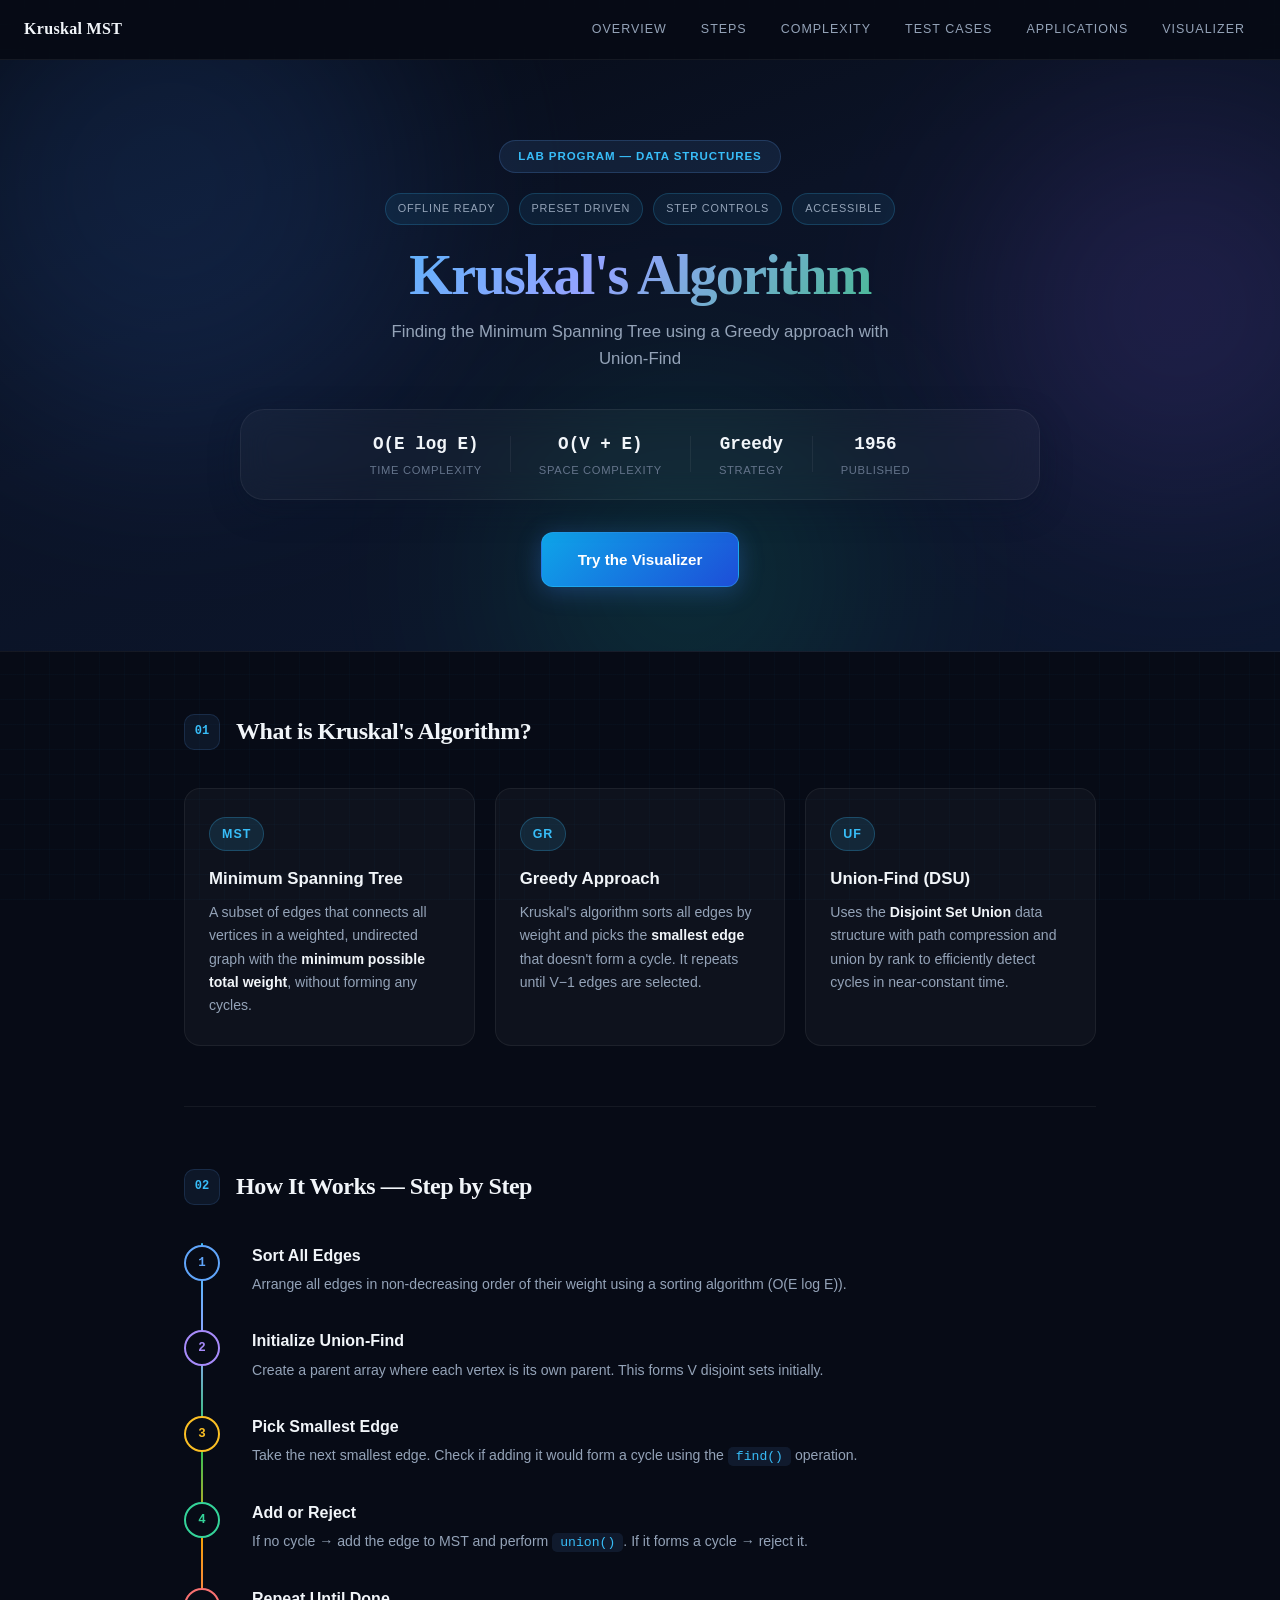
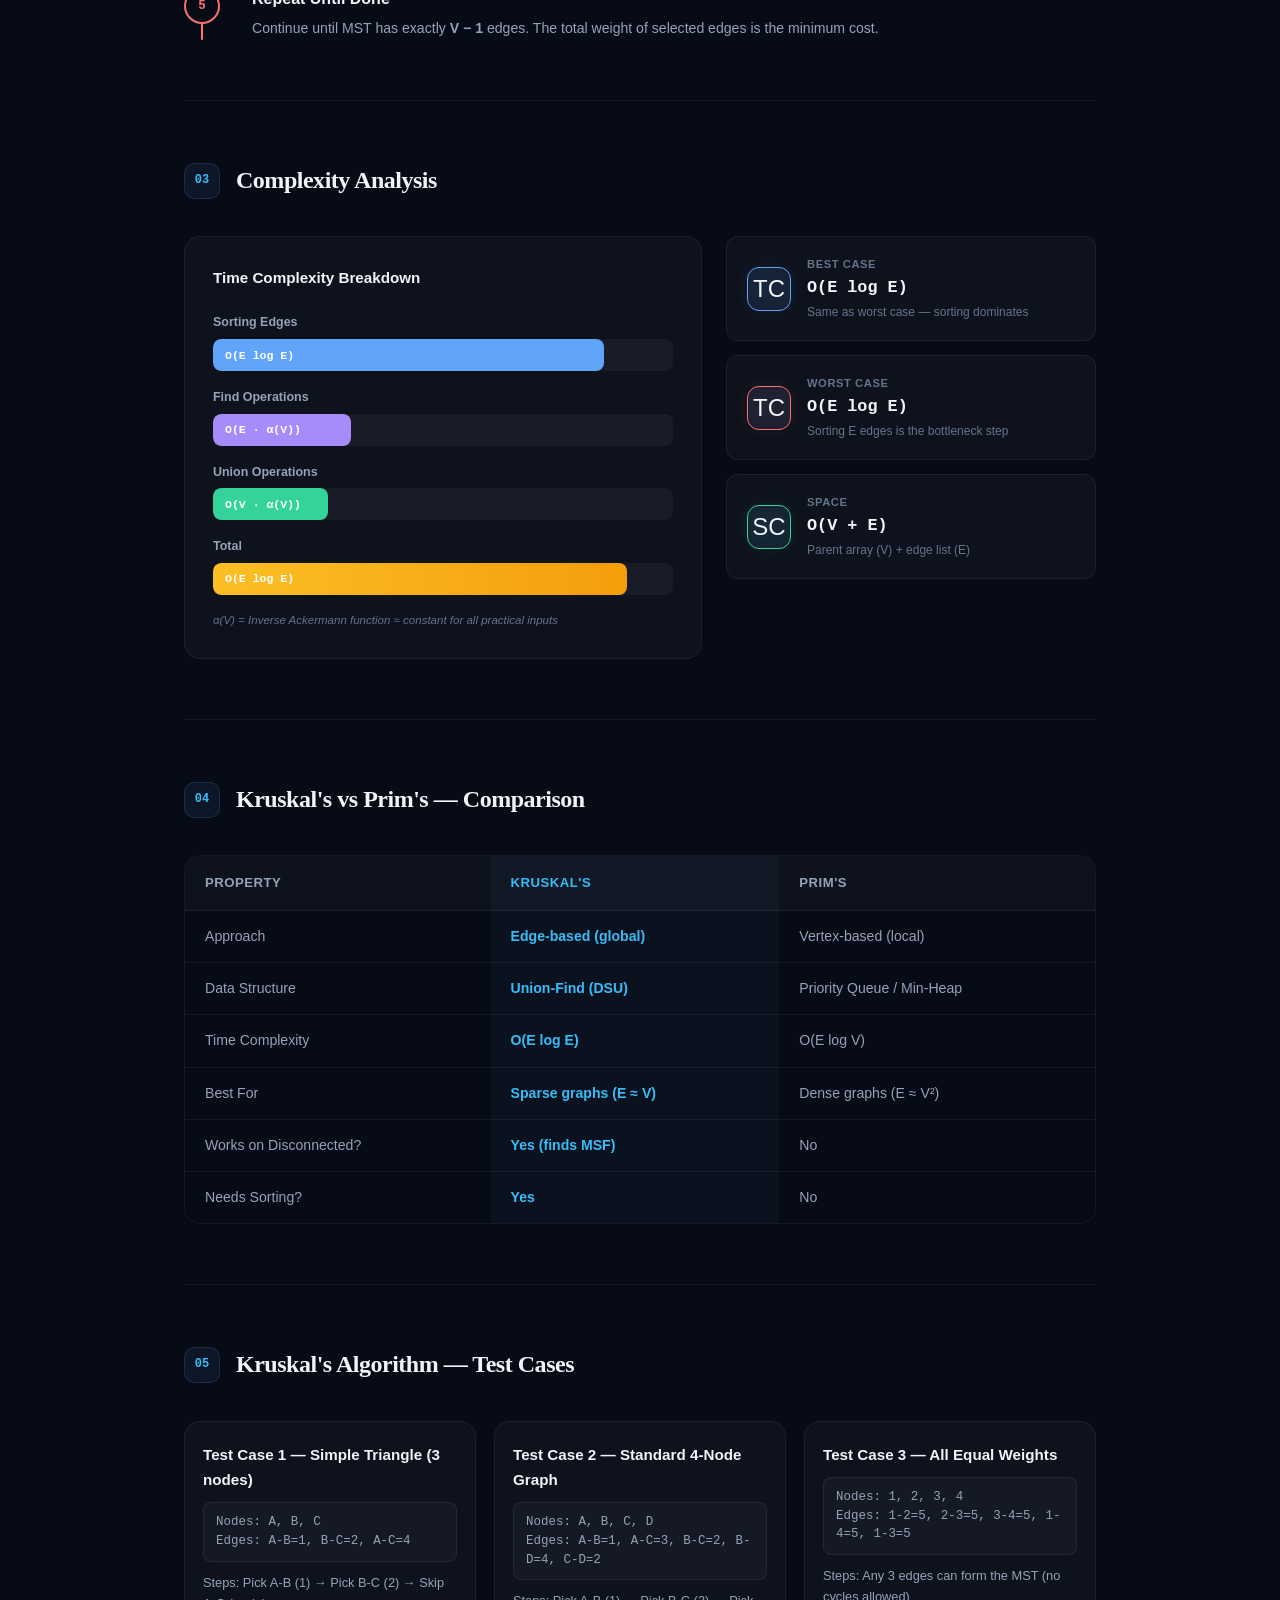
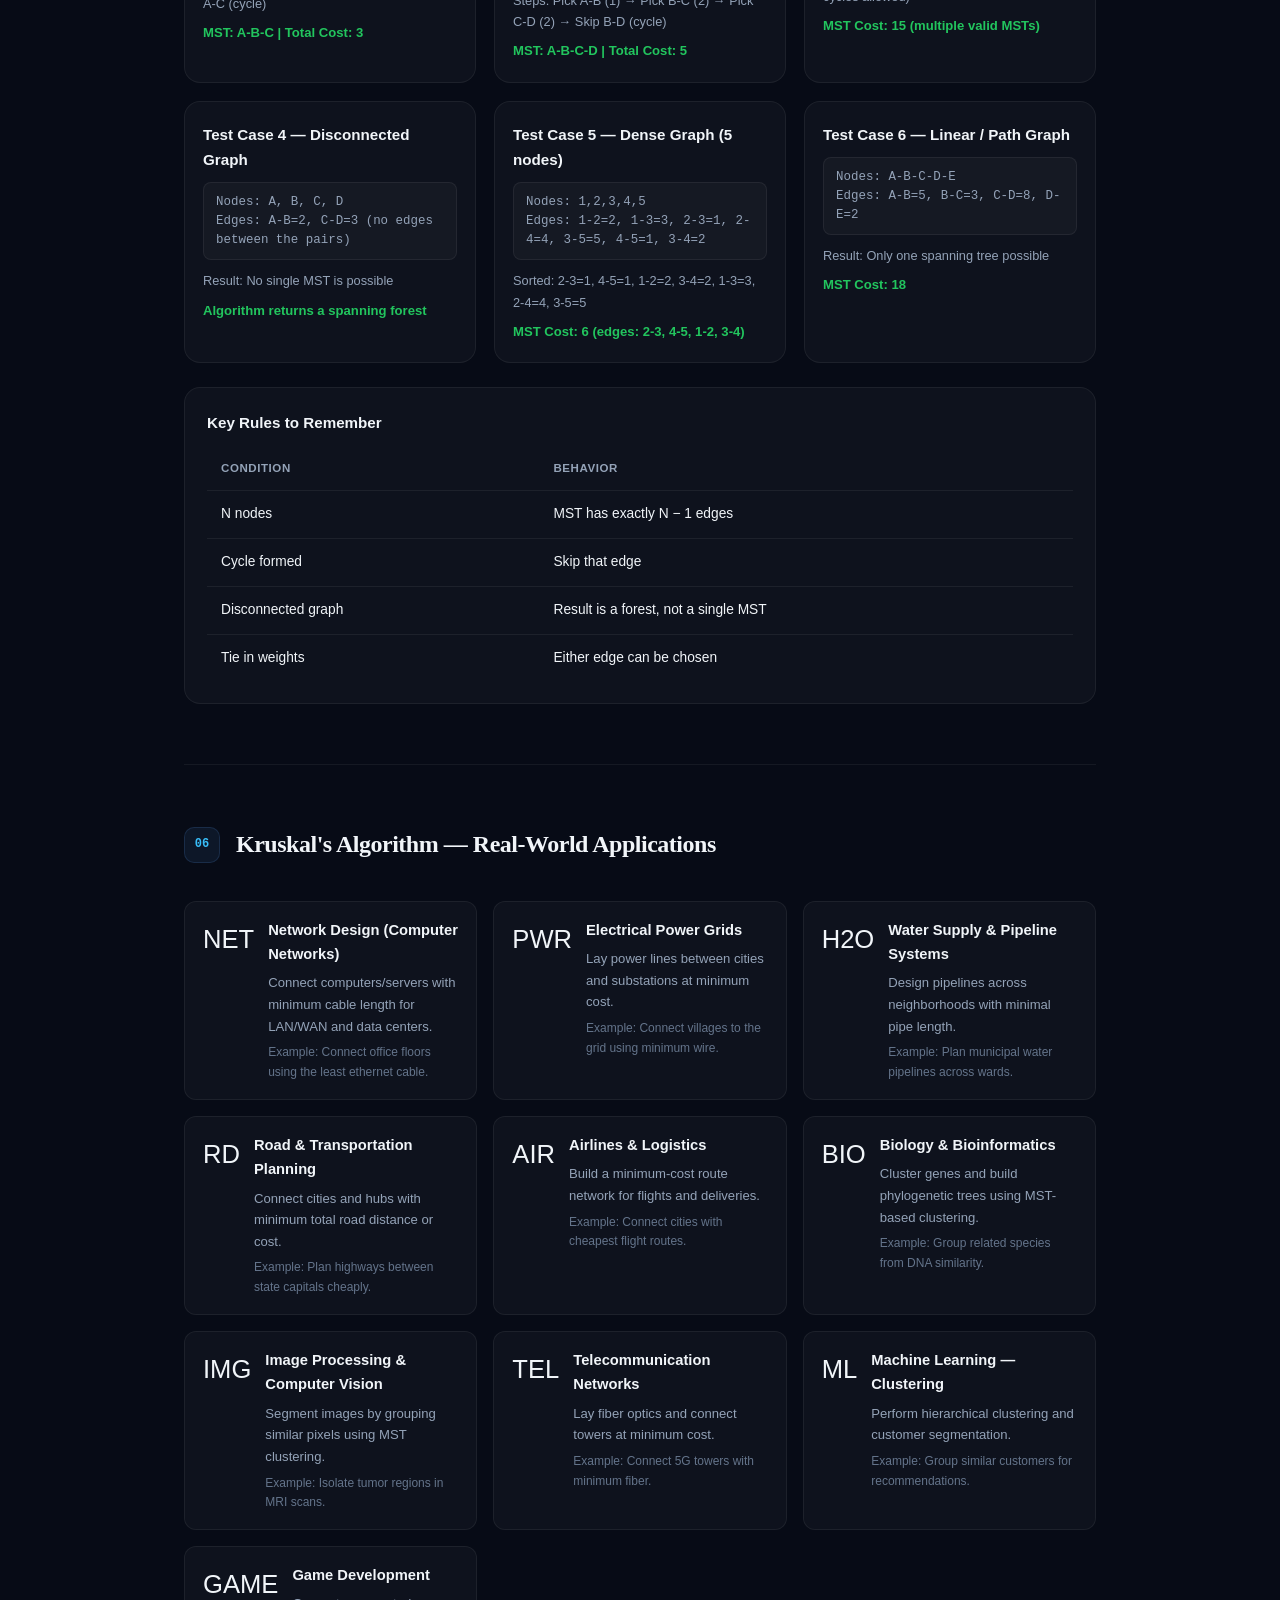
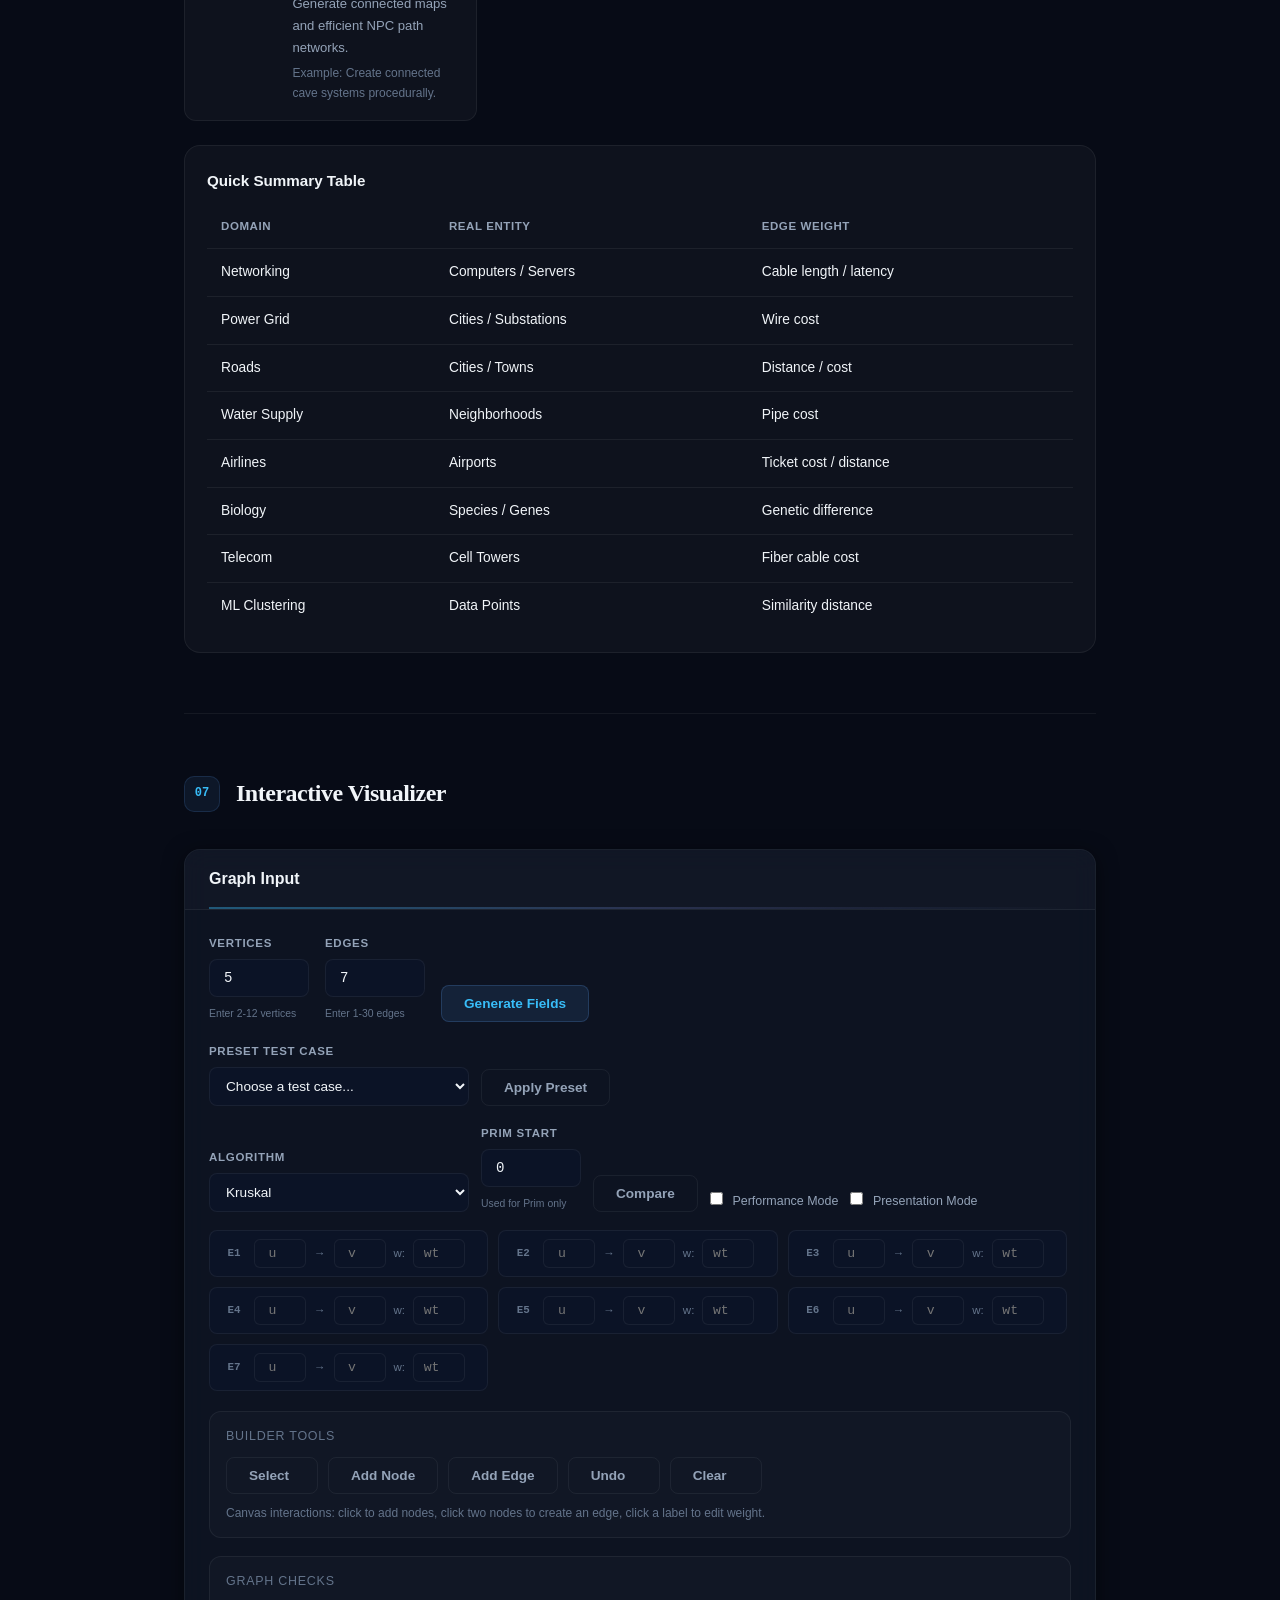
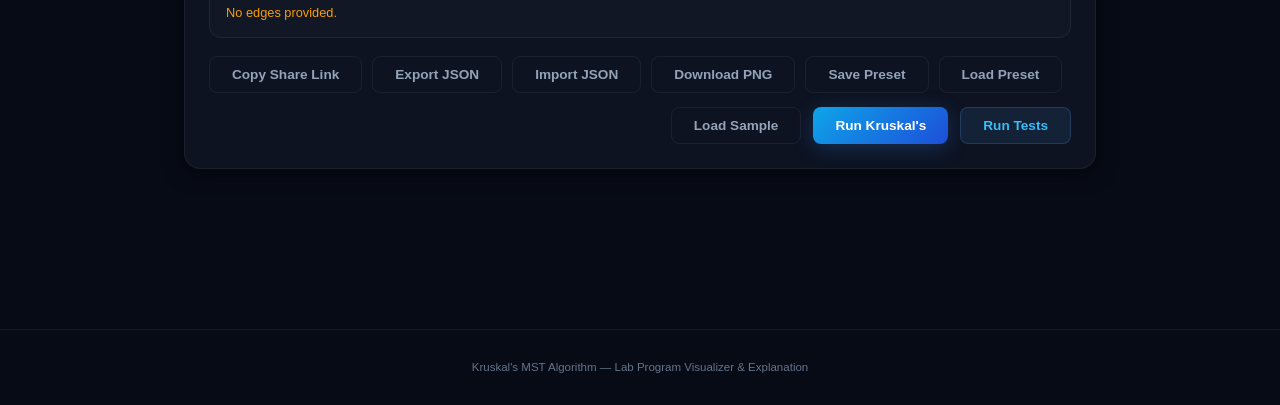
<file: index.html>
<!DOCTYPE html>
<html lang="en">
<head>
    <meta charset="UTF-8">
    <meta name="viewport" content="width=device-width, initial-scale=1.0">
    <title>Kruskal's Algorithm — MST Visualizer & Explained</title>
    <meta name="description" content="Learn Kruskal's Minimum Spanning Tree algorithm with interactive visualization, step-by-step explanation, complexity analysis, and real-world applications.">
    <link rel="stylesheet" href="style.css">
</head>
<body>
    <nav class="top-nav">
        <div class="nav-brand">Kruskal MST</div>
        <div class="nav-links">
            <a href="#what-is">Overview</a>
            <a href="#how-it-works">Steps</a>
            <a href="#complexity">Complexity</a>
            <a href="#test-cases">Test Cases</a>
            <a href="#applications">Applications</a>
            <a href="#visualizer">Visualizer</a>
        </div>
    </nav>
    <!-- Hero Header -->
    <header id="hero">
        <div class="hero-bg-shapes">
            <div class="shape shape-1"></div>
            <div class="shape shape-2"></div>
            <div class="shape shape-3"></div>
        </div>
        <div class="hero-content">
            <div class="hero-badge">Lab Program — Data Structures</div>
            <div class="hero-pills">
                <span class="hero-pill">Offline Ready</span>
                <span class="hero-pill">Preset Driven</span>
                <span class="hero-pill">Step Controls</span>
                <span class="hero-pill">Accessible</span>
            </div>
            <h1>Kruskal's Algorithm</h1>
            <p class="hero-subtitle">Finding the Minimum Spanning Tree using a Greedy approach with Union-Find</p>
            <div class="hero-stats">
                <div class="hero-stat">
                    <span class="stat-value">O(E log E)</span>
                    <span class="stat-label">Time Complexity</span>
                </div>
                <div class="hero-stat-divider"></div>
                <div class="hero-stat">
                    <span class="stat-value">O(V + E)</span>
                    <span class="stat-label">Space Complexity</span>
                </div>
                <div class="hero-stat-divider"></div>
                <div class="hero-stat">
                    <span class="stat-value">Greedy</span>
                    <span class="stat-label">Strategy</span>
                </div>
                <div class="hero-stat-divider"></div>
                <div class="hero-stat">
                    <span class="stat-value">1956</span>
                    <span class="stat-label">Published</span>
                </div>
            </div>
            <a href="#visualizer" class="hero-cta">Try the Visualizer</a>
        </div>
    </header>

    <main id="app-main">

        <!-- SECTION: What is Kruskal's Algorithm -->
        <section id="what-is" class="section">
            <div class="section-header">
                <span class="section-number">01</span>
                <h2>What is Kruskal's Algorithm?</h2>
            </div>
            <div class="explanation-grid">
                <div class="explanation-card">
                    <div class="card-icon">MST</div>
                    <h3>Minimum Spanning Tree</h3>
                    <p>A subset of edges that connects all vertices in a weighted, undirected graph with the <strong>minimum possible total weight</strong>, without forming any cycles.</p>
                </div>
                <div class="explanation-card">
                    <div class="card-icon">GR</div>
                    <h3>Greedy Approach</h3>
                    <p>Kruskal's algorithm sorts all edges by weight and picks the <strong>smallest edge</strong> that doesn't form a cycle. It repeats until V−1 edges are selected.</p>
                </div>
                <div class="explanation-card">
                    <div class="card-icon">UF</div>
                    <h3>Union-Find (DSU)</h3>
                    <p>Uses the <strong>Disjoint Set Union</strong> data structure with path compression and union by rank to efficiently detect cycles in near-constant time.</p>
                </div>
            </div>
        </section>

        <!-- SECTION: How It Works (Steps) -->
        <section id="how-it-works" class="section">
            <div class="section-header">
                <span class="section-number">02</span>
                <h2>How It Works — Step by Step</h2>
            </div>
            <div class="steps-timeline">
                <div class="timeline-step">
                    <div class="timeline-dot" style="--dot-color: #60a5fa;">1</div>
                    <div class="timeline-content">
                        <h4>Sort All Edges</h4>
                        <p>Arrange all edges in non-decreasing order of their weight using a sorting algorithm (O(E log E)).</p>
                    </div>
                </div>
                <div class="timeline-step">
                    <div class="timeline-dot" style="--dot-color: #a78bfa;">2</div>
                    <div class="timeline-content">
                        <h4>Initialize Union-Find</h4>
                        <p>Create a parent array where each vertex is its own parent. This forms V disjoint sets initially.</p>
                    </div>
                </div>
                <div class="timeline-step">
                    <div class="timeline-dot" style="--dot-color: #fbbf24;">3</div>
                    <div class="timeline-content">
                        <h4>Pick Smallest Edge</h4>
                        <p>Take the next smallest edge. Check if adding it would form a cycle using the <code>find()</code> operation.</p>
                    </div>
                </div>
                <div class="timeline-step">
                    <div class="timeline-dot" style="--dot-color: #34d399;">4</div>
                    <div class="timeline-content">
                        <h4>Add or Reject</h4>
                        <p>If no cycle → add the edge to MST and perform <code>union()</code>. If it forms a cycle → reject it.</p>
                    </div>
                </div>
                <div class="timeline-step">
                    <div class="timeline-dot" style="--dot-color: #f87171;">5</div>
                    <div class="timeline-content">
                        <h4>Repeat Until Done</h4>
                        <p>Continue until MST has exactly <strong>V − 1</strong> edges. The total weight of selected edges is the minimum cost.</p>
                    </div>
                </div>
            </div>
        </section>

        <!-- SECTION: Complexity Analysis with Bar Chart -->
        <section id="complexity" class="section">
            <div class="section-header">
                <span class="section-number">03</span>
                <h2>Complexity Analysis</h2>
            </div>
            <div class="complexity-layout">
                <div class="complexity-chart-container">
                    <h3>Time Complexity Breakdown</h3>
                    <div class="bar-chart" id="bar-chart">
                        <div class="bar-item">
                            <div class="bar-label">Sorting Edges</div>
                            <div class="bar-track">
                                <div class="bar-fill" data-width="85" style="--bar-color: #60a5fa;">O(E log E)</div>
                            </div>
                        </div>
                        <div class="bar-item">
                            <div class="bar-label">Find Operations</div>
                            <div class="bar-track">
                                <div class="bar-fill" data-width="30" style="--bar-color: #a78bfa;">O(E · α(V))</div>
                            </div>
                        </div>
                        <div class="bar-item">
                            <div class="bar-label">Union Operations</div>
                            <div class="bar-track">
                                <div class="bar-fill" data-width="25" style="--bar-color: #34d399;">O(V · α(V))</div>
                            </div>
                        </div>
                        <div class="bar-item">
                            <div class="bar-label">Total</div>
                            <div class="bar-track">
                                <div class="bar-fill bar-total" data-width="90" style="--bar-color: #fbbf24;">O(E log E)</div>
                            </div>
                        </div>
                    </div>
                    <p class="chart-note">α(V) = Inverse Ackermann function ≈ constant for all practical inputs</p>
                </div>

                <div class="complexity-cards">
                    <div class="stat-card">
                        <div class="stat-card-icon" style="--card-accent: #60a5fa;">TC</div>
                        <div class="stat-card-body">
                            <div class="stat-card-title">Best Case</div>
                            <div class="stat-card-value">O(E log E)</div>
                            <div class="stat-card-desc">Same as worst case — sorting dominates</div>
                        </div>
                    </div>
                    <div class="stat-card">
                        <div class="stat-card-icon" style="--card-accent: #f87171;">TC</div>
                        <div class="stat-card-body">
                            <div class="stat-card-title">Worst Case</div>
                            <div class="stat-card-value">O(E log E)</div>
                            <div class="stat-card-desc">Sorting E edges is the bottleneck step</div>
                        </div>
                    </div>
                    <div class="stat-card">
                        <div class="stat-card-icon" style="--card-accent: #34d399;">SC</div>
                        <div class="stat-card-body">
                            <div class="stat-card-title">Space</div>
                            <div class="stat-card-value">O(V + E)</div>
                            <div class="stat-card-desc">Parent array (V) + edge list (E)</div>
                        </div>
                    </div>
                </div>
            </div>
        </section>

        <!-- SECTION: Comparison Chart -->
        <section id="comparison" class="section">
            <div class="section-header">
                <span class="section-number">04</span>
                <h2>Kruskal's vs Prim's — Comparison</h2>
            </div>
            <div class="comparison-table-wrapper">
                <table class="comparison-table">
                    <thead>
                        <tr>
                            <th>Property</th>
                            <th class="highlight-col">Kruskal's</th>
                            <th>Prim's</th>
                        </tr>
                    </thead>
                    <tbody>
                        <tr>
                            <td>Approach</td>
                            <td class="highlight-col">Edge-based (global)</td>
                            <td>Vertex-based (local)</td>
                        </tr>
                        <tr>
                            <td>Data Structure</td>
                            <td class="highlight-col">Union-Find (DSU)</td>
                            <td>Priority Queue / Min-Heap</td>
                        </tr>
                        <tr>
                            <td>Time Complexity</td>
                            <td class="highlight-col">O(E log E)</td>
                            <td>O(E log V)</td>
                        </tr>
                        <tr>
                            <td>Best For</td>
                            <td class="highlight-col">Sparse graphs (E ≈ V)</td>
                            <td>Dense graphs (E ≈ V²)</td>
                        </tr>
                        <tr>
                            <td>Works on Disconnected?</td>
                            <td class="highlight-col">Yes (finds MSF)</td>
                            <td>No</td>
                        </tr>
                        <tr>
                            <td>Needs Sorting?</td>
                            <td class="highlight-col">Yes</td>
                            <td>No</td>
                        </tr>
                    </tbody>
                </table>
            </div>
        </section>

        <!-- SECTION: Test Cases -->
        <section id="test-cases" class="section">
            <div class="section-header">
                <span class="section-number">05</span>
                <h2>Kruskal's Algorithm — Test Cases</h2>
            </div>

            <div class="testcases-grid">
                <div class="testcase-card">
                    <div class="testcase-title">Test Case 1 — Simple Triangle (3 nodes)</div>
                    <div class="testcase-block">Nodes: A, B, C<br>Edges: A-B=1, B-C=2, A-C=4</div>
                    <div class="testcase-steps">Steps: Pick A-B (1) → Pick B-C (2) → Skip A-C (cycle)</div>
                    <div class="testcase-result">MST: A-B-C | Total Cost: 3</div>
                </div>
                <div class="testcase-card">
                    <div class="testcase-title">Test Case 2 — Standard 4-Node Graph</div>
                    <div class="testcase-block">Nodes: A, B, C, D<br>Edges: A-B=1, A-C=3, B-C=2, B-D=4, C-D=2</div>
                    <div class="testcase-steps">Steps: Pick A-B (1) → Pick B-C (2) → Pick C-D (2) → Skip B-D (cycle)</div>
                    <div class="testcase-result">MST: A-B-C-D | Total Cost: 5</div>
                </div>
                <div class="testcase-card">
                    <div class="testcase-title">Test Case 3 — All Equal Weights</div>
                    <div class="testcase-block">Nodes: 1, 2, 3, 4<br>Edges: 1-2=5, 2-3=5, 3-4=5, 1-4=5, 1-3=5</div>
                    <div class="testcase-steps">Steps: Any 3 edges can form the MST (no cycles allowed)</div>
                    <div class="testcase-result">MST Cost: 15 (multiple valid MSTs)</div>
                </div>
                <div class="testcase-card">
                    <div class="testcase-title">Test Case 4 — Disconnected Graph</div>
                    <div class="testcase-block">Nodes: A, B, C, D<br>Edges: A-B=2, C-D=3 (no edges between the pairs)</div>
                    <div class="testcase-steps">Result: No single MST is possible</div>
                    <div class="testcase-result">Algorithm returns a spanning forest</div>
                </div>
                <div class="testcase-card">
                    <div class="testcase-title">Test Case 5 — Dense Graph (5 nodes)</div>
                    <div class="testcase-block">Nodes: 1,2,3,4,5<br>Edges: 1-2=2, 1-3=3, 2-3=1, 2-4=4, 3-5=5, 4-5=1, 3-4=2</div>
                    <div class="testcase-steps">Sorted: 2-3=1, 4-5=1, 1-2=2, 3-4=2, 1-3=3, 2-4=4, 3-5=5</div>
                    <div class="testcase-result">MST Cost: 6 (edges: 2-3, 4-5, 1-2, 3-4)</div>
                </div>
                <div class="testcase-card">
                    <div class="testcase-title">Test Case 6 — Linear / Path Graph</div>
                    <div class="testcase-block">Nodes: A-B-C-D-E<br>Edges: A-B=5, B-C=3, C-D=8, D-E=2</div>
                    <div class="testcase-steps">Result: Only one spanning tree possible</div>
                    <div class="testcase-result">MST Cost: 18</div>
                </div>
            </div>

            <div class="rules-card">
                <h3>Key Rules to Remember</h3>
                <table class="rules-table">
                    <thead>
                        <tr>
                            <th>Condition</th>
                            <th>Behavior</th>
                        </tr>
                    </thead>
                    <tbody>
                        <tr>
                            <td>N nodes</td>
                            <td>MST has exactly N − 1 edges</td>
                        </tr>
                        <tr>
                            <td>Cycle formed</td>
                            <td>Skip that edge</td>
                        </tr>
                        <tr>
                            <td>Disconnected graph</td>
                            <td>Result is a forest, not a single MST</td>
                        </tr>
                        <tr>
                            <td>Tie in weights</td>
                            <td>Either edge can be chosen</td>
                        </tr>
                    </tbody>
                </table>
            </div>
        </section>

        <!-- SECTION: Real-World Applications -->
        <section id="applications" class="section">
            <div class="section-header">
                <span class="section-number">06</span>
                <h2>Kruskal's Algorithm — Real-World Applications</h2>
            </div>

            <div class="apps-list">
                <div class="app-item">
                    <div class="app-icon">NET</div>
                    <div class="app-body">
                        <h4>Network Design (Computer Networks)</h4>
                        <p>Connect computers/servers with minimum cable length for LAN/WAN and data centers.</p>
                        <div class="app-meta">Example: Connect office floors using the least ethernet cable.</div>
                    </div>
                </div>
                <div class="app-item">
                    <div class="app-icon">PWR</div>
                    <div class="app-body">
                        <h4>Electrical Power Grids</h4>
                        <p>Lay power lines between cities and substations at minimum cost.</p>
                        <div class="app-meta">Example: Connect villages to the grid using minimum wire.</div>
                    </div>
                </div>
                <div class="app-item">
                    <div class="app-icon">H2O</div>
                    <div class="app-body">
                        <h4>Water Supply & Pipeline Systems</h4>
                        <p>Design pipelines across neighborhoods with minimal pipe length.</p>
                        <div class="app-meta">Example: Plan municipal water pipelines across wards.</div>
                    </div>
                </div>
                <div class="app-item">
                    <div class="app-icon">RD</div>
                    <div class="app-body">
                        <h4>Road & Transportation Planning</h4>
                        <p>Connect cities and hubs with minimum total road distance or cost.</p>
                        <div class="app-meta">Example: Plan highways between state capitals cheaply.</div>
                    </div>
                </div>
                <div class="app-item">
                    <div class="app-icon">AIR</div>
                    <div class="app-body">
                        <h4>Airlines & Logistics</h4>
                        <p>Build a minimum-cost route network for flights and deliveries.</p>
                        <div class="app-meta">Example: Connect cities with cheapest flight routes.</div>
                    </div>
                </div>
                <div class="app-item">
                    <div class="app-icon">BIO</div>
                    <div class="app-body">
                        <h4>Biology & Bioinformatics</h4>
                        <p>Cluster genes and build phylogenetic trees using MST-based clustering.</p>
                        <div class="app-meta">Example: Group related species from DNA similarity.</div>
                    </div>
                </div>
                <div class="app-item">
                    <div class="app-icon">IMG</div>
                    <div class="app-body">
                        <h4>Image Processing & Computer Vision</h4>
                        <p>Segment images by grouping similar pixels using MST clustering.</p>
                        <div class="app-meta">Example: Isolate tumor regions in MRI scans.</div>
                    </div>
                </div>
                <div class="app-item">
                    <div class="app-icon">TEL</div>
                    <div class="app-body">
                        <h4>Telecommunication Networks</h4>
                        <p>Lay fiber optics and connect towers at minimum cost.</p>
                        <div class="app-meta">Example: Connect 5G towers with minimum fiber.</div>
                    </div>
                </div>
                <div class="app-item">
                    <div class="app-icon">ML</div>
                    <div class="app-body">
                        <h4>Machine Learning — Clustering</h4>
                        <p>Perform hierarchical clustering and customer segmentation.</p>
                        <div class="app-meta">Example: Group similar customers for recommendations.</div>
                    </div>
                </div>
                <div class="app-item">
                    <div class="app-icon">GAME</div>
                    <div class="app-body">
                        <h4>Game Development</h4>
                        <p>Generate connected maps and efficient NPC path networks.</p>
                        <div class="app-meta">Example: Create connected cave systems procedurally.</div>
                    </div>
                </div>
            </div>

            <div class="apps-summary">
                <h3>Quick Summary Table</h3>
                <table class="apps-summary-table">
                    <thead>
                        <tr>
                            <th>Domain</th>
                            <th>Real Entity</th>
                            <th>Edge Weight</th>
                        </tr>
                    </thead>
                    <tbody>
                        <tr>
                            <td>Networking</td>
                            <td>Computers / Servers</td>
                            <td>Cable length / latency</td>
                        </tr>
                        <tr>
                            <td>Power Grid</td>
                            <td>Cities / Substations</td>
                            <td>Wire cost</td>
                        </tr>
                        <tr>
                            <td>Roads</td>
                            <td>Cities / Towns</td>
                            <td>Distance / cost</td>
                        </tr>
                        <tr>
                            <td>Water Supply</td>
                            <td>Neighborhoods</td>
                            <td>Pipe cost</td>
                        </tr>
                        <tr>
                            <td>Airlines</td>
                            <td>Airports</td>
                            <td>Ticket cost / distance</td>
                        </tr>
                        <tr>
                            <td>Biology</td>
                            <td>Species / Genes</td>
                            <td>Genetic difference</td>
                        </tr>
                        <tr>
                            <td>Telecom</td>
                            <td>Cell Towers</td>
                            <td>Fiber cable cost</td>
                        </tr>
                        <tr>
                            <td>ML Clustering</td>
                            <td>Data Points</td>
                            <td>Similarity distance</td>
                        </tr>
                    </tbody>
                </table>
            </div>
        </section>

        <!-- SECTION: Interactive Visualizer -->
        <section id="visualizer" class="section">
            <div class="section-header">
                <span class="section-number">07</span>
                <h2>Interactive Visualizer</h2>
            </div>

            <!-- Input Panel -->
            <div class="panel" id="input-panel">
                <div class="panel-header">
                    <h3>Graph Input</h3>
                </div>
                <div class="panel-body">
                    <div class="input-row">
                        <div class="input-group">
                            <label for="vertices">Vertices</label>
                            <input type="number" id="vertices" min="2" max="12" value="5" aria-label="Number of vertices in the graph" aria-describedby="vertices-desc">
                            <small id="vertices-desc">Enter 2-12 vertices</small>
                        </div>
                        <div class="input-group">
                            <label for="num-edges">Edges</label>
                            <input type="number" id="num-edges" min="1" max="30" value="7" aria-label="Number of edges in the graph" aria-describedby="edges-desc">
                            <small id="edges-desc">Enter 1-30 edges</small>
                        </div>
                        <button id="btn-generate-fields" class="btn btn-secondary" onclick="generateEdgeInputs()" aria-label="Generate input fields for edges">Generate Fields</button>
                    </div>

                    <div class="preset-row">
                        <div class="input-group preset-group">
                            <label for="preset-select">Preset Test Case</label>
                            <select id="preset-select" aria-label="Select a preset test case">
                                <option value="">Choose a test case...</option>
                                <option value="triangle">Test 1: Simple Triangle (3 nodes)</option>
                                <option value="standard4">Test 2: Standard 4-Node Graph</option>
                                <option value="equalWeights">Test 3: All Equal Weights</option>
                                <option value="disconnected">Test 4: Disconnected Graph</option>
                                <option value="dense5">Test 5: Dense Graph (5 nodes)</option>
                                <option value="path5">Test 6: Linear / Path Graph</option>
                            </select>
                        </div>
                        <button id="btn-apply-preset" class="btn btn-outline" onclick="applyPreset()">Apply Preset</button>
                    </div>

                    <div class="tool-row">
                        <div class="input-group">
                            <label for="algo-select">Algorithm</label>
                            <select id="algo-select" aria-label="Select algorithm">
                                <option value="kruskal">Kruskal</option>
                                <option value="prim">Prim</option>
                            </select>
                        </div>
                        <div class="input-group">
                            <label for="prim-start">Prim Start</label>
                            <input type="number" id="prim-start" min="0" value="0" aria-label="Prim start node">
                            <small>Used for Prim only</small>
                        </div>
                        <button id="btn-compare" class="btn btn-outline" onclick="compareAlgorithms()">Compare</button>
                        <div class="toggle-group">
                            <label class="toggle"><input type="checkbox" id="performance-toggle"> Performance Mode</label>
                            <label class="toggle"><input type="checkbox" id="presentation-toggle"> Presentation Mode</label>
                        </div>
                    </div>

                    <div id="edge-inputs-container" class="edge-inputs-container"></div>

                    <div class="builder-panel">
                        <div class="builder-header">Builder Tools</div>
                        <div class="builder-controls">
                            <button class="btn btn-outline" data-builder="select" onclick="setBuilderMode('select')">Select</button>
                            <button class="btn btn-outline" data-builder="node" onclick="setBuilderMode('node')">Add Node</button>
                            <button class="btn btn-outline" data-builder="edge" onclick="setBuilderMode('edge')">Add Edge</button>
                            <button class="btn btn-outline" onclick="undoBuilder()">Undo</button>
                            <button class="btn btn-outline" onclick="clearBuilder()">Clear</button>
                        </div>
                        <div class="builder-hint">Canvas interactions: click to add nodes, click two nodes to create an edge, click a label to edit weight.</div>
                    </div>

                    <div class="validation-panel" id="validation-panel">
                        <div class="validation-title">Graph Checks</div>
                        <ul class="validation-list" id="validation-list"></ul>
                    </div>

                    <div class="export-panel">
                        <button class="btn btn-outline" onclick="copyShareLink()">Copy Share Link</button>
                        <button class="btn btn-outline" onclick="exportJson()">Export JSON</button>
                        <button class="btn btn-outline" onclick="toggleImportPanel()">Import JSON</button>
                        <button class="btn btn-outline" onclick="exportPng()">Download PNG</button>
                        <button class="btn btn-outline" onclick="savePreset()">Save Preset</button>
                        <button class="btn btn-outline" onclick="loadPreset()">Load Preset</button>
                    </div>

                    <div class="import-panel hidden" id="import-panel">
                        <textarea id="import-text" rows="6" placeholder="Paste graph JSON here"></textarea>
                        <div class="import-actions">
                            <button class="btn btn-primary" onclick="applyImportJson()">Apply</button>
                            <button class="btn btn-outline" onclick="toggleImportPanel()">Cancel</button>
                        </div>
                    </div>

                    <div class="action-row">
                        <button id="btn-load-sample" class="btn btn-outline" onclick="loadSampleGraph()">Load Sample</button>
                        <button id="btn-run" class="btn btn-primary" onclick="runKruskal()">Run Kruskal's</button>
                        <button id="btn-test" class="btn btn-secondary" onclick="window.runTests()" title="Run algorithm tests">Run Tests</button>
                    </div>
                </div>
            </div>

            <!-- Algorithm Steps -->
            <div class="panel hidden" id="steps-panel">
                <div class="panel-header">
                    <h3>Algorithm Execution</h3>
                </div>
                <div class="panel-body">
                    <div id="sorted-edges" class="sorted-edges-section">
                        <h4>Sorted Edges (by weight)</h4>
                        <div id="sorted-edges-list" class="edge-chips"></div>
                    </div>
                    <div class="playback-controls">
                        <button id="btn-play-pause" class="btn btn-primary" onclick="togglePlayPause()">Play</button>
                        <button id="btn-step" class="btn btn-outline" onclick="stepOnce()">Step</button>
                        <button id="btn-reset" class="btn btn-outline" onclick="resetRun()">Reset</button>
                        <div class="speed-control">
                            <label for="speed-range">Speed</label>
                            <input id="speed-range" type="range" min="200" max="1400" step="100" value="700" aria-label="Animation speed">
                            <span id="speed-value">700 ms</span>
                        </div>
                        <div class="key-hint">Shortcuts: Space = Play/Pause, → = Step, R = Reset</div>
                    </div>
                    <div class="guide-row">
                        <label class="toggle"><input type="checkbox" id="guide-toggle"> Guided Walkthrough</label>
                        <div id="guide-box" class="guide-box">Enable guided mode to see step explanations.</div>
                    </div>
                    <div id="compare-box" class="compare-box hidden"></div>
                    <div id="steps-log" class="steps-log"></div>
                    <div id="result-box" class="result-box hidden">
                        <div id="result-label" class="result-label">Minimum Cost of MST</div>
                        <div id="result-cost" class="result-cost">0</div>
                        <div id="result-note" class="result-note"></div>
                    </div>

                    <!-- Live Stats during run -->
                    <div id="live-stats" class="live-stats hidden">
                        <div class="live-stat">
                            <span class="live-stat-num" id="stat-processed">0</span>
                            <span class="live-stat-label">Edges Processed</span>
                        </div>
                        <div class="live-stat">
                            <span class="live-stat-num" id="stat-accepted">0</span>
                            <span class="live-stat-label">Accepted</span>
                        </div>
                        <div class="live-stat">
                            <span class="live-stat-num" id="stat-rejected">0</span>
                            <span class="live-stat-label">Rejected (Cycle)</span>
                        </div>
                        <div class="live-stat">
                            <span class="live-stat-num" id="stat-components">0</span>
                            <span class="live-stat-label">Components Left</span>
                        </div>
                    </div>
                </div>
            </div>

            <!-- Graph Canvas -->
            <div class="panel hidden" id="graph-panel">
                <div class="panel-header">
                    <h3>Graph Visualization</h3>
                </div>
                <div class="panel-body canvas-body">
                    <div class="canvas-legend">
                        <span class="legend-item"><span class="legend-dot dot-default"></span> Normal Edge</span>
                        <span class="legend-item"><span class="legend-dot dot-mst"></span> MST Edge</span>
                        <span class="legend-item"><span class="legend-dot dot-rejected"></span> Rejected (Cycle)</span>
                    </div>
                    <canvas id="graph-canvas" width="700" height="450"></canvas>
                </div>
            </div>
        </section>

    </main>

    <footer id="app-footer">
        <p>Kruskal's MST Algorithm — Lab Program Visualizer & Explanation</p>
    </footer>

    <script src="app.js"></script>
    <script src="tests.js"></script>
    <script>
        // Add test runner function to window
        window.runTests = function() {
            const results = runAllTests();
            alert(`Tests Complete!\n\nPassed: ${results.passed}\nFailed: ${results.failed}\nTotal: ${results.total}\nSuccess Rate: ${results.successRate}%\n\nCheck the browser console for detailed results.`);
        };
    </script>
</file>
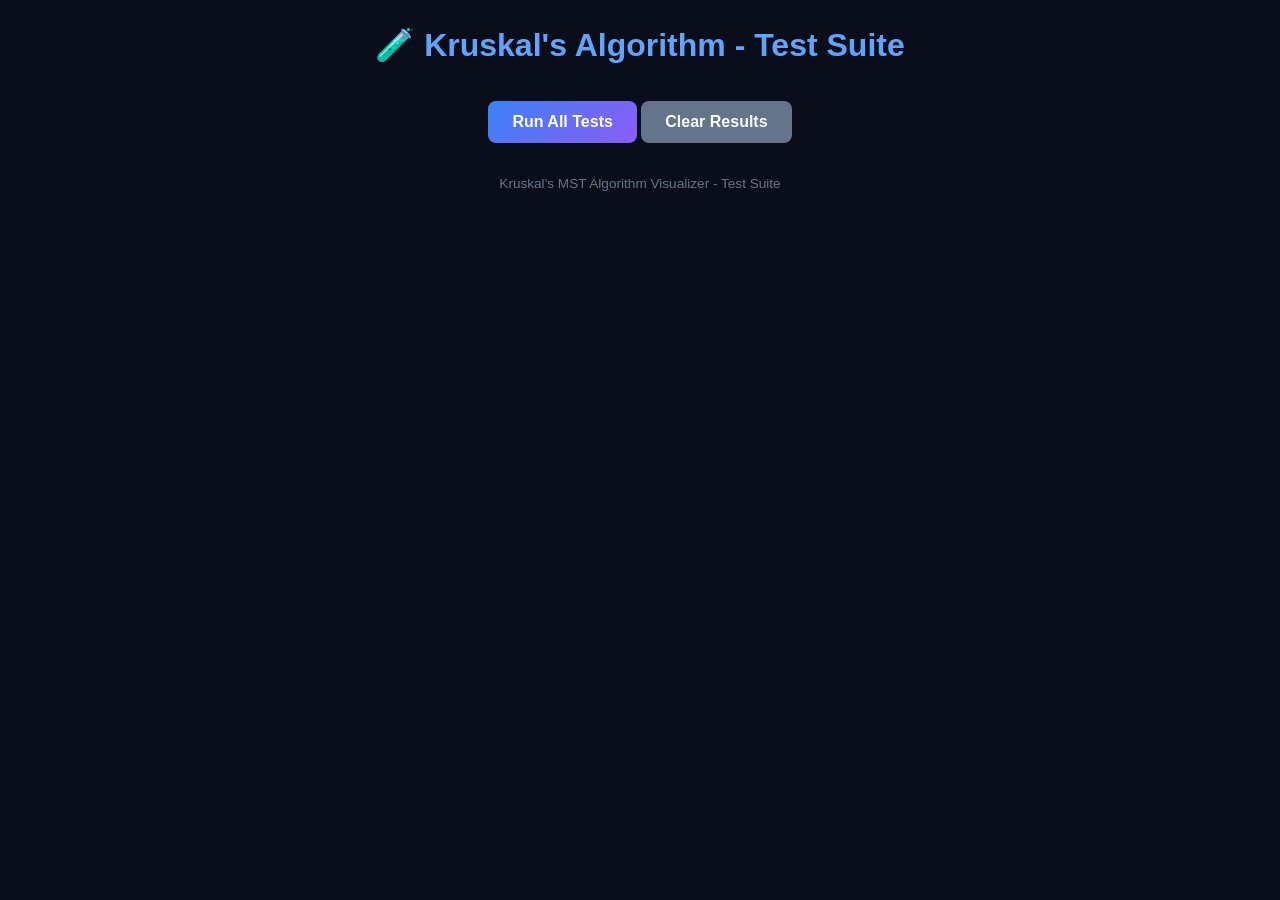
<file: test-runner.html>
<!DOCTYPE html>
<html lang="en">
<head>
    <meta charset="UTF-8">
    <meta name="viewport" content="width=device-width, initial-scale=1.0">
    <title>Kruskal's Algorithm - Test Suite</title>
    <style>
        * { margin: 0; padding: 0; box-sizing: border-box; }
        body {
            font-family: 'Segoe UI', Tahoma, Geneva, Verdana, sans-serif;
            background: #0a0e1a;
            color: #f1f5f9;
            padding: 20px;
            line-height: 1.6;
        }
        .container { max-width: 900px; margin: 0 auto; }
        h1 { text-align: center; margin-bottom: 30px; color: #60a5fa; }
        .test-controls {
            text-align: center;
            margin-bottom: 30px;
        }
        button {
            padding: 12px 24px;
            background: linear-gradient(135deg, #3b82f6, #8b5cf6);
            color: white;
            border: none;
            border-radius: 8px;
            cursor: pointer;
            font-size: 1rem;
            font-weight: 600;
            transition: 0.3s;
        }
        button:hover { transform: translateY(-2px); box-shadow: 0 8px 20px rgba(59, 130, 246, 0.3); }
        button:disabled { opacity: 0.5; cursor: not-allowed; }
        .test-results {
            background: #111827;
            border: 1px solid rgba(255, 255, 255, 0.1);
            border-radius: 12px;
            padding: 20px;
            margin-top: 20px;
        }
        .summary {
            display: grid;
            grid-template-columns: repeat(auto-fit, minmax(150px, 1fr));
            gap: 15px;
            margin-bottom: 25px;
        }
        .stat-box {
            background: rgba(96, 165, 250, 0.1);
            border: 1px solid rgba(96, 165, 250, 0.3);
            border-radius: 8px;
            padding: 15px;
            text-align: center;
        }
        .stat-value { font-size: 1.8rem; font-weight: 900; margin: 5px 0; }
        .stat-label { font-size: 0.85rem; color: #94a3b8; text-transform: uppercase; }
        .test-suite { margin-top: 20px; }
        .suite-title {
            font-size: 1.1rem;
            font-weight: 700;
            color: #a78bfa;
            margin-top: 15px;
            margin-bottom: 10px;
            border-left: 3px solid #a78bfa;
            padding-left: 10px;
        }
        .test-item {
            padding: 10px 15px;
            margin: 5px 0;
            border-radius: 6px;
            font-size: 0.9rem;
            border-left: 3px solid;
        }
        .test-pass {
            background: rgba(52, 211, 153, 0.08);
            border-color: #34d399;
            color: #34d399;
        }
        .test-fail {
            background: rgba(248, 113, 113, 0.08);
            border-color: #f87171;
            color: #f87171;
        }
        .loading { text-align: center; padding: 20px; color: #94a3b8; }
        .spinner {
            border: 3px solid rgba(96, 165, 250, 0.2);
            border-top: 3px solid #60a5fa;
            border-radius: 50%;
            width: 40px;
            height: 40px;
            animation: spin 1s linear infinite;
            margin: 0 auto 10px;
        }
        @keyframes spin { to { transform: rotate(360deg); } }
        .footer { text-align: center; margin-top: 30px; color: #64748b; font-size: 0.85rem; }
    </style>
</head>
<body>
    <div class="container">
        <h1>🧪 Kruskal's Algorithm - Test Suite</h1>
        
        <div class="test-controls">
            <button onclick="runTestsUI()">Run All Tests</button>
            <button onclick="clearResults()" style="background: #64748b;">Clear Results</button>
        </div>

        <div id="results" class="test-results" style="display: none;">
            <div id="loading" class="loading" style="display: none;">
                <div class="spinner"></div>
                <p>Running tests...</p>
            </div>

            <div id="content" style="display: none;">
                <div class="summary">
                    <div class="stat-box">
                        <div class="stat-label">Passed</div>
                        <div class="stat-value" id="pass-count">0</div>
                    </div>
                    <div class="stat-box">
                        <div class="stat-label">Failed</div>
                        <div class="stat-value" id="fail-count">0</div>
                    </div>
                    <div class="stat-box">
                        <div class="stat-label">Total</div>
                        <div class="stat-value" id="total-count">0</div>
                    </div>
                    <div class="stat-box">
                        <div class="stat-label">Success Rate</div>
                        <div class="stat-value" id="success-rate">0%</div>
                    </div>
                </div>
                <div id="details"></div>
            </div>
        </div>

        <div class="footer">
            <p>Kruskal's MST Algorithm Visualizer - Test Suite</p>
        </div>
    </div>

    <script src="app.js"></script>
    <script src="tests.js"></script>
    <script>
        function runTestsUI() {
            const resultsDiv = document.getElementById('results');
            const loadingDiv = document.getElementById('loading');
            const contentDiv = document.getElementById('content');
            const detailsDiv = document.getElementById('details');

            resultsDiv.style.display = 'block';
            loadingDiv.style.display = 'block';
            contentDiv.style.display = 'none';
            detailsDiv.innerHTML = '';

            // Run tests with a slight delay to show loading state
            setTimeout(() => {
                const results = runAllTests();
                
                // Update summary
                document.getElementById('pass-count').textContent = results.passed;
                document.getElementById('fail-count').textContent = results.failed;
                document.getElementById('total-count').textContent = results.total;
                document.getElementById('success-rate').textContent = results.successRate + '%';

                // Display details by suite
                const suites = {};
                results.details.forEach(test => {
                    const suite = test.message.split(':')[0] || 'General';
                    if (!suites[suite]) suites[suite] = [];
                    suites[suite].push(test);
                });

                for (const [suite, tests] of Object.entries(suites)) {
                    const suiteTitle = document.createElement('div');
                    suiteTitle.className = 'suite-title';
                    suiteTitle.textContent = suite || 'Tests';
                    detailsDiv.appendChild(suiteTitle);

                    tests.forEach(test => {
                        const item = document.createElement('div');
                        item.className = `test-item test-${test.status.toLowerCase()}`;
                        item.innerHTML = `<strong>${test.status}:</strong> ${test.message}`;
                        detailsDiv.appendChild(item);
                    });
                }

                loadingDiv.style.display = 'none';
                contentDiv.style.display = 'block';
            }, 300);
        }

        function clearResults() {
            document.getElementById('results').style.display = 'none';
            document.getElementById('details').innerHTML = '';
        }

        // Auto-run tests on page load if requested
        const urlParams = new URLSearchParams(window.location.search);
        if (urlParams.get('autorun') === 'true') {
            window.addEventListener('load', runTestsUI);
        }
    </script>
</body>
</html>
</file>
<file: style.css>
/* =============================================
   Kruskal's MST — Premium Stylesheet
   ============================================= */

:root {
    --bg-primary: #070b16;
    --bg-secondary: #0b1326;
    --bg-card: rgba(17, 24, 39, 0.7);
    --bg-card-solid: #111827;
    --bg-input: #0b1326;
    --bg-glass: rgba(255, 255, 255, 0.03);
    --border: rgba(255, 255, 255, 0.06);
    --border-hover: rgba(255, 255, 255, 0.12);
    --border-accent: rgba(56, 189, 248, 0.35);
    --text-primary: #f1f5f9;
    --text-secondary: #94a3b8;
    --text-muted: #64748b;
    --accent-blue: #38bdf8;
    --accent-purple: #94a3ff;
    --accent-green: #22c55e;
    --accent-orange: #f59e0b;
    --accent-red: #f87171;
    --accent-cyan: #22d3ee;
    --accent-copper: #f97316;
    --gradient-primary: linear-gradient(135deg, #38bdf8 0%, #94a3ff 45%, #22c55e 100%);
    --gradient-btn: linear-gradient(135deg, #0ea5e9, #1d4ed8);
    --gradient-btn-hover: linear-gradient(135deg, #0284c7, #1e40af);
    --gradient-green: linear-gradient(135deg, #22c55e, #16a34a);
    --gradient-hero: linear-gradient(160deg, #060a14 0%, #0b1326 40%, #0c172e 100%);
    --shadow-sm: 0 1px 3px rgba(0,0,0,0.4);
    --shadow-md: 0 4px 20px rgba(0,0,0,0.5);
    --shadow-lg: 0 8px 40px rgba(0,0,0,0.6);
    --shadow-glow-blue: 0 0 30px rgba(96,165,250,0.12);
    --shadow-glow-purple: 0 0 30px rgba(167,139,250,0.12);
    --shadow-glow-green: 0 0 30px rgba(52,211,153,0.12);
    --radius-sm: 8px;
    --radius-md: 12px;
    --radius-lg: 16px;
    --radius-xl: 24px;
    --font-main: 'Trebuchet MS', 'Candara', 'Franklin Gothic Medium', 'Segoe UI', sans-serif;
    --font-display: 'Palatino Linotype', 'Book Antiqua', 'Garamond', serif;
    --font-mono: 'Consolas', 'Lucida Console', 'Courier New', monospace;
    --transition: 0.3s cubic-bezier(0.4, 0, 0.2, 1);
}

*, *::before, *::after { box-sizing: border-box; margin: 0; padding: 0; }
html { scroll-behavior: smooth; }

body {
    font-family: var(--font-main);
    background: var(--bg-primary);
    color: var(--text-primary);
    min-height: 100vh;
    line-height: 1.65;
    -webkit-font-smoothing: antialiased;
    overflow-x: hidden;
}

body::before {
    content: '';
    position: fixed;
    inset: 0;
    background-image:
        linear-gradient(transparent 24px, rgba(56, 189, 248, 0.05) 25px),
        linear-gradient(90deg, transparent 24px, rgba(56, 189, 248, 0.05) 25px);
    background-size: 25px 25px;
    pointer-events: none;
    z-index: 0;
}

/* ============================
   TOP NAVIGATION
   ============================ */
.top-nav {
    position: sticky;
    top: 0;
    z-index: 5;
    display: flex;
    align-items: center;
    justify-content: space-between;
    gap: 16px;
    padding: 12px 24px;
    background: rgba(7, 11, 22, 0.75);
    backdrop-filter: blur(12px);
    border-bottom: 1px solid var(--border);
}

.nav-brand {
    font-family: var(--font-display);
    font-weight: 800;
    font-size: 1rem;
    letter-spacing: 0.02em;
    color: var(--text-primary);
}

.nav-links {
    display: flex;
    flex-wrap: wrap;
    gap: 12px;
    font-size: 0.78rem;
    text-transform: uppercase;
    letter-spacing: 0.08em;
}

.nav-links a {
    color: var(--text-secondary);
    text-decoration: none;
    padding: 6px 10px;
    border-radius: 999px;
    border: 1px solid transparent;
    transition: var(--transition);
}

.nav-links a:hover,
.nav-links a:focus-visible {
    color: var(--text-primary);
    border-color: rgba(56, 189, 248, 0.35);
    background: rgba(56, 189, 248, 0.1);
    outline: none;
}

/* ============================
   HERO SECTION
   ============================ */
#hero {
    position: relative;
    background: var(--gradient-hero);
    padding: 80px 24px 64px;
    text-align: center;
    overflow: hidden;
    border-bottom: 1px solid var(--border);
    z-index: 1;
}

.hero-bg-shapes {
    position: absolute;
    inset: 0;
    pointer-events: none;
    overflow: hidden;
}

.shape {
    position: absolute;
    border-radius: 50%;
    filter: blur(100px);
    opacity: 0.15;
    animation: float 12s ease-in-out infinite;
}

.shape-1 {
    width: 500px; height: 500px;
    background: #3b82f6;
    top: -120px; left: -80px;
    animation-delay: 0s;
}

.shape-2 {
    width: 400px; height: 400px;
    background: #8b5cf6;
    top: 50px; right: -100px;
    animation-delay: -4s;
}

.shape-3 {
    width: 350px; height: 350px;
    background: #10b981;
    bottom: -100px; left: 40%;
    animation-delay: -8s;
}

@keyframes float {
    0%, 100% { transform: translateY(0) scale(1); }
    50% { transform: translateY(-30px) scale(1.05); }
}

.hero-content {
    position: relative;
    z-index: 1;
    max-width: 800px;
    margin: 0 auto;
}

.hero-badge {
    display: inline-block;
    background: rgba(96,165,250,0.1);
    border: 1px solid rgba(96,165,250,0.2);
    color: var(--accent-blue);
    font-size: 0.72rem;
    font-weight: 600;
    padding: 6px 18px;
    border-radius: 30px;
    text-transform: uppercase;
    letter-spacing: 0.08em;
    margin-bottom: 20px;
}

.hero-pills {
    display: flex;
    flex-wrap: wrap;
    gap: 10px;
    justify-content: center;
    margin-bottom: 18px;
}

.hero-pill {
    font-size: 0.68rem;
    text-transform: uppercase;
    letter-spacing: 0.08em;
    color: var(--text-secondary);
    border: 1px solid rgba(56, 189, 248, 0.2);
    background: rgba(56, 189, 248, 0.08);
    padding: 6px 12px;
    border-radius: 999px;
}

#hero h1 {
    font-family: var(--font-display);
    font-size: clamp(2.2rem, 5vw, 3.5rem);
    font-weight: 900;
    background: var(--gradient-primary);
    -webkit-background-clip: text;
    -webkit-text-fill-color: transparent;
    background-clip: text;
    letter-spacing: -0.03em;
    line-height: 1.15;
    margin-bottom: 12px;
}

.hero-subtitle {
    font-size: 1.05rem;
    color: var(--text-secondary);
    max-width: 520px;
    margin: 0 auto 36px;
    line-height: 1.6;
}

.hero-stats {
    display: flex;
    align-items: center;
    justify-content: center;
    gap: 0;
    flex-wrap: wrap;
    background: var(--bg-glass);
    backdrop-filter: blur(16px);
    border: 1px solid var(--border);
    border-radius: var(--radius-xl);
    padding: 20px 32px;
    margin-bottom: 32px;
    box-shadow: 0 10px 30px rgba(10, 20, 40, 0.35);
}

.hero-stat {
    display: flex;
    flex-direction: column;
    align-items: center;
    padding: 0 28px;
}

.hero-stat-divider {
    width: 1px;
    height: 36px;
    background: var(--border);
}

.stat-value {
    font-family: var(--font-mono);
    font-size: 1.1rem;
    font-weight: 700;
    color: var(--text-primary);
}

.stat-label {
    font-size: 0.7rem;
    color: var(--text-muted);
    text-transform: uppercase;
    letter-spacing: 0.06em;
    margin-top: 2px;
}

.hero-cta {
    display: inline-block;
    padding: 14px 36px;
    background: var(--gradient-btn);
    color: #fff;
    text-decoration: none;
    border-radius: var(--radius-md);
    font-weight: 700;
    font-size: 0.95rem;
    transition: var(--transition);
    box-shadow: 0 4px 24px rgba(59,130,246,0.3);
    border: 1px solid rgba(56, 189, 248, 0.35);
}

.hero-cta:hover {
    background: var(--gradient-btn-hover);
    transform: translateY(-2px);
    box-shadow: 0 8px 32px rgba(59,130,246,0.4);
}

.hero-cta:focus-visible {
    outline: none;
    box-shadow: 0 0 0 3px rgba(56, 189, 248, 0.3), 0 8px 32px rgba(59,130,246,0.4);
}

/* ============================
   MAIN & SECTIONS
   ============================ */
#app-main {
    max-width: 960px;
    margin: 0 auto;
    padding: 0 24px 80px;
    position: relative;
    z-index: 1;
}

.section {
    padding: 60px 0;
}

.section + .section {
    border-top: 1px solid var(--border);
}

.section-header {
    display: flex;
    align-items: center;
    gap: 16px;
    margin-bottom: 36px;
}

.section-number {
    font-family: var(--font-mono);
    font-size: 0.75rem;
    font-weight: 700;
    color: var(--accent-blue);
    background: rgba(96,165,250,0.08);
    border: 1px solid rgba(96,165,250,0.15);
    width: 36px;
    height: 36px;
    border-radius: 10px;
    display: flex;
    align-items: center;
    justify-content: center;
    flex-shrink: 0;
}

.section-header h2 {
    font-family: var(--font-display);
    font-size: 1.5rem;
    font-weight: 800;
    letter-spacing: -0.02em;
}

/* ============================
   EXPLANATION CARDS (Section 01)
   ============================ */
.explanation-grid {
    display: grid;
    grid-template-columns: repeat(auto-fit, minmax(260px, 1fr));
    gap: 20px;
}

.explanation-card {
    background: var(--bg-glass);
    border: 1px solid var(--border);
    border-radius: var(--radius-lg);
    padding: 28px 24px;
    transition: var(--transition);
    position: relative;
    overflow: hidden;
}

.explanation-card::before {
    content: '';
    position: absolute;
    top: 0; left: 0; right: 0;
    height: 3px;
    background: var(--gradient-primary);
    opacity: 0;
    transition: var(--transition);
}

.explanation-card:hover {
    border-color: var(--border-hover);
    transform: translateY(-4px);
    box-shadow: var(--shadow-md);
}

.explanation-card:hover::before { opacity: 1; }

.card-icon {
    font-size: 0.78rem;
    font-weight: 800;
    letter-spacing: 0.08em;
    text-transform: uppercase;
    color: var(--accent-blue);
    background: rgba(56, 189, 248, 0.12);
    border: 1px solid rgba(56, 189, 248, 0.25);
    border-radius: 999px;
    display: inline-flex;
    align-items: center;
    justify-content: center;
    padding: 6px 12px;
    margin-bottom: 14px;
}

.explanation-card h3 {
    font-size: 1.05rem;
    font-weight: 700;
    margin-bottom: 8px;
}

.explanation-card p {
    font-size: 0.88rem;
    color: var(--text-secondary);
    line-height: 1.65;
}

.explanation-card strong {
    color: var(--text-primary);
}

/* ============================
   TIMELINE (Section 02)
   ============================ */
.steps-timeline {
    position: relative;
    padding-left: 36px;
}

.steps-timeline::before {
    content: '';
    position: absolute;
    left: 17px;
    top: 0;
    bottom: 0;
    width: 2px;
    background: linear-gradient(180deg, var(--accent-blue), var(--accent-purple), var(--accent-green), var(--accent-orange), var(--accent-red));
    border-radius: 2px;
}

.timeline-step {
    position: relative;
    padding: 0 0 32px 32px;
}

.timeline-step:last-child { padding-bottom: 0; }

.timeline-dot {
    position: absolute;
    left: -36px;
    top: 2px;
    width: 36px;
    height: 36px;
    border-radius: 50%;
    background: var(--bg-primary);
    border: 2px solid var(--dot-color, var(--accent-blue));
    color: var(--dot-color, var(--accent-blue));
    display: flex;
    align-items: center;
    justify-content: center;
    font-size: 0.78rem;
    font-weight: 800;
    font-family: var(--font-mono);
    z-index: 1;
}

.timeline-content h4 {
    font-size: 1rem;
    font-weight: 700;
    margin-bottom: 4px;
}

.timeline-content p {
    font-size: 0.88rem;
    color: var(--text-secondary);
}

.timeline-content code {
    font-family: var(--font-mono);
    font-size: 0.82rem;
    background: rgba(96,165,250,0.1);
    color: var(--accent-blue);
    padding: 2px 8px;
    border-radius: 5px;
}

/* ============================
   COMPLEXITY (Section 03)
   ============================ */
.complexity-layout {
    display: grid;
    grid-template-columns: 1.4fr 1fr;
    gap: 24px;
    align-items: start;
}

.complexity-chart-container {
    background: var(--bg-glass);
    border: 1px solid var(--border);
    border-radius: var(--radius-lg);
    padding: 28px;
}

.complexity-chart-container h3 {
    font-size: 0.95rem;
    font-weight: 700;
    margin-bottom: 22px;
}

.bar-chart {
    display: flex;
    flex-direction: column;
    gap: 16px;
}

.bar-item {
    display: flex;
    flex-direction: column;
    gap: 6px;
}

.bar-label {
    font-size: 0.78rem;
    font-weight: 600;
    color: var(--text-secondary);
}

.bar-track {
    background: rgba(255,255,255,0.04);
    border-radius: 8px;
    height: 32px;
    overflow: hidden;
    position: relative;
}

.bar-fill {
    height: 100%;
    border-radius: 8px;
    background: var(--bar-color);
    display: flex;
    align-items: center;
    padding: 0 12px;
    font-family: var(--font-mono);
    font-size: 0.72rem;
    font-weight: 600;
    color: #fff;
    width: 0;
    transition: width 1.2s cubic-bezier(0.22, 1, 0.36, 1);
    white-space: nowrap;
}

.bar-fill.bar-total {
    background: linear-gradient(90deg, var(--bar-color), #f59e0b);
}

.chart-note {
    font-size: 0.72rem;
    color: var(--text-muted);
    margin-top: 16px;
    font-style: italic;
}

.complexity-cards {
    display: flex;
    flex-direction: column;
    gap: 14px;
}

.stat-card {
    display: flex;
    align-items: center;
    gap: 16px;
    background: var(--bg-glass);
    border: 1px solid var(--border);
    border-radius: var(--radius-md);
    padding: 18px 20px;
    transition: var(--transition);
}

.stat-card:hover {
    border-color: var(--border-hover);
    transform: translateX(4px);
}

.stat-card-icon {
    font-size: 1.5rem;
    width: 44px;
    height: 44px;
    border-radius: 12px;
    background: rgba(96,165,250,0.08);
    border: 1px solid var(--card-accent, var(--accent-blue));
    display: flex;
    align-items: center;
    justify-content: center;
    flex-shrink: 0;
    filter: drop-shadow(0 0 8px color-mix(in srgb, var(--card-accent) 30%, transparent));
}

.stat-card-title {
    font-size: 0.7rem;
    font-weight: 600;
    color: var(--text-muted);
    text-transform: uppercase;
    letter-spacing: 0.05em;
}

.stat-card-value {
    font-family: var(--font-mono);
    font-size: 1.05rem;
    font-weight: 700;
    color: var(--text-primary);
}

.stat-card-desc {
    font-size: 0.75rem;
    color: var(--text-muted);
    margin-top: 1px;
}

/* ============================
   COMPARISON TABLE (Section 04)
   ============================ */
.comparison-table-wrapper {
    overflow-x: auto;
    border-radius: var(--radius-lg);
    border: 1px solid var(--border);
}

.comparison-table {
    width: 100%;
    border-collapse: collapse;
    font-size: 0.88rem;
}

.comparison-table thead {
    background: rgba(255,255,255,0.03);
}

.comparison-table th {
    padding: 16px 20px;
    text-align: left;
    font-weight: 700;
    font-size: 0.82rem;
    text-transform: uppercase;
    letter-spacing: 0.04em;
    color: var(--text-secondary);
    border-bottom: 1px solid var(--border);
}

.comparison-table td {
    padding: 14px 20px;
    border-bottom: 1px solid var(--border);
    color: var(--text-secondary);
}

.comparison-table tbody tr:last-child td {
    border-bottom: none;
}

.comparison-table tbody tr {
    transition: var(--transition);
}

.comparison-table tbody tr:hover {
    background: rgba(255,255,255,0.02);
}

.highlight-col {
    color: var(--accent-blue) !important;
    font-weight: 600 !important;
    background: rgba(96,165,250,0.04);
}

/* ============================
   APPLICATIONS (Section 05)
   ============================ */
.apps-grid {
    display: grid;
    grid-template-columns: repeat(auto-fit, minmax(200px, 1fr));
    gap: 18px;
}

.app-card {
    background: var(--bg-glass);
    border: 1px solid var(--border);
    border-radius: var(--radius-lg);
    padding: 24px 20px;
    transition: var(--transition);
}

.app-card:hover {
    border-color: var(--border-hover);
    transform: translateY(-3px);
    box-shadow: var(--shadow-md);
}

.app-icon {
    font-size: 1.6rem;
    margin-bottom: 12px;
}

.app-card h4 {
    font-size: 0.95rem;
    font-weight: 700;
    margin-bottom: 6px;
}

.app-card p {
    font-size: 0.82rem;
    color: var(--text-secondary);
    line-height: 1.55;
    margin-bottom: 14px;
}

.app-bar {
    position: relative;
    height: 6px;
    background: rgba(255,255,255,0.04);
    border-radius: 4px;
    overflow: hidden;
}

.app-bar::after {
    content: '';
    position: absolute;
    left: 0; top: 0; bottom: 0;
    width: var(--app-pct);
    background: var(--app-color);
    border-radius: 4px;
    transition: width 1s cubic-bezier(0.22, 1, 0.36, 1);
}

.app-bar span {
    position: absolute;
    right: 0;
    top: -20px;
    font-size: 0.65rem;
    color: var(--text-muted);
    font-weight: 600;
}

/* ============================
   TEST CASES (Section 05)
   ============================ */
.testcases-grid {
    display: grid;
    grid-template-columns: repeat(auto-fit, minmax(280px, 1fr));
    gap: 18px;
    margin-bottom: 24px;
}

.testcase-card {
    background: var(--bg-glass);
    border: 1px solid var(--border);
    border-radius: var(--radius-lg);
    padding: 20px 18px;
    transition: var(--transition);
}

.testcase-card:hover {
    border-color: var(--border-hover);
    transform: translateY(-3px);
    box-shadow: var(--shadow-md);
}

.testcase-title {
    font-size: 0.95rem;
    font-weight: 700;
    margin-bottom: 10px;
}

.testcase-block {
    font-family: var(--font-mono);
    font-size: 0.78rem;
    color: var(--text-secondary);
    background: rgba(255, 255, 255, 0.03);
    border: 1px solid var(--border);
    border-radius: var(--radius-sm);
    padding: 10px 12px;
    line-height: 1.5;
    margin-bottom: 10px;
}

.testcase-steps {
    font-size: 0.8rem;
    color: var(--text-secondary);
    margin-bottom: 8px;
}

.testcase-result {
    font-size: 0.82rem;
    color: var(--accent-green);
    font-weight: 600;
}

.rules-card {
    background: var(--bg-glass);
    border: 1px solid var(--border);
    border-radius: var(--radius-lg);
    padding: 22px;
}

.rules-card h3 {
    font-size: 0.95rem;
    font-weight: 700;
    margin-bottom: 12px;
}

.rules-table {
    width: 100%;
    border-collapse: collapse;
    font-size: 0.86rem;
}

.rules-table th,
.rules-table td {
    padding: 12px 14px;
    border-bottom: 1px solid var(--border);
    text-align: left;
}

.rules-table th {
    color: var(--text-secondary);
    text-transform: uppercase;
    font-size: 0.72rem;
    letter-spacing: 0.05em;
}

.rules-table tbody tr:last-child td {
    border-bottom: none;
}

/* ============================
   REAL-WORLD APPLICATIONS (Section 06)
   ============================ */
.apps-list {
    display: grid;
    grid-template-columns: repeat(auto-fit, minmax(280px, 1fr));
    gap: 16px;
    margin-bottom: 24px;
}

.app-item {
    display: flex;
    gap: 14px;
    align-items: flex-start;
    background: var(--bg-glass);
    border: 1px solid var(--border);
    border-radius: var(--radius-md);
    padding: 16px 18px;
    transition: var(--transition);
}

.app-item:hover {
    border-color: var(--border-hover);
    transform: translateY(-2px);
}

.app-body h4 {
    font-size: 0.92rem;
    font-weight: 700;
    margin-bottom: 6px;
}

.app-body p {
    font-size: 0.82rem;
    color: var(--text-secondary);
    margin-bottom: 6px;
}

.app-meta {
    font-size: 0.75rem;
    color: var(--text-muted);
}

.apps-summary {
    background: var(--bg-glass);
    border: 1px solid var(--border);
    border-radius: var(--radius-lg);
    padding: 22px;
}

.apps-summary h3 {
    font-size: 0.95rem;
    font-weight: 700;
    margin-bottom: 12px;
}

.apps-summary-table {
    width: 100%;
    border-collapse: collapse;
    font-size: 0.86rem;
}

.apps-summary-table th,
.apps-summary-table td {
    padding: 12px 14px;
    border-bottom: 1px solid var(--border);
    text-align: left;
}

.apps-summary-table th {
    color: var(--text-secondary);
    text-transform: uppercase;
    font-size: 0.72rem;
    letter-spacing: 0.05em;
}

.apps-summary-table tbody tr:last-child td {
    border-bottom: none;
}

/* ============================
   PANELS (Visualizer Cards)
   ============================ */
.panel {
    background: var(--bg-card);
    border: 1px solid var(--border);
    border-radius: var(--radius-lg);
    overflow: hidden;
    box-shadow: var(--shadow-md);
    transition: var(--transition);
    margin-bottom: 20px;
    backdrop-filter: blur(12px);
}

.panel:hover {
    border-color: var(--border-hover);
}

.panel-header {
    display: flex;
    align-items: center;
    justify-content: space-between;
    padding: 16px 24px;
    border-bottom: 1px solid var(--border);
    background: rgba(255,255,255,0.015);
    position: relative;
}

.panel-header::after {
    content: '';
    position: absolute;
    left: 24px;
    right: 24px;
    bottom: 0;
    height: 2px;
    background: linear-gradient(90deg, rgba(56,189,248,0.4), rgba(148,163,255,0.2), transparent);
}

.panel-header h3 {
    font-size: 1rem;
    font-weight: 700;
}

.panel-body { padding: 24px; }

/* ====== INPUT SECTION ====== */
.input-row {
    display: flex;
    gap: 16px;
    align-items: flex-end;
    margin-bottom: 20px;
    flex-wrap: wrap;
}

.input-group {
    display: flex;
    flex-direction: column;
    gap: 6px;
}

.input-group label {
    font-size: 0.72rem;
    font-weight: 600;
    color: var(--text-secondary);
    text-transform: uppercase;
    letter-spacing: 0.06em;
}

.input-group small {
    font-size: 0.65rem;
    color: var(--text-muted);
    display: block;
    margin-top: 2px;
}

.input-group input {
    width: 100px;
    padding: 10px 14px;
    background: var(--bg-input);
    border: 1px solid var(--border);
    border-radius: var(--radius-sm);
    color: var(--text-primary);
    font-family: var(--font-mono);
    font-size: 0.88rem;
    transition: var(--transition);
    outline: none;
}

.input-group select {
    min-width: 260px;
    padding: 10px 12px;
    background: var(--bg-input);
    border: 1px solid var(--border);
    border-radius: var(--radius-sm);
    color: var(--text-primary);
    font-family: var(--font-main);
    font-size: 0.85rem;
    outline: none;
    transition: var(--transition);
}

.input-group select:focus {
    border-color: var(--accent-blue);
    box-shadow: 0 0 0 3px rgba(56, 189, 248, 0.18);
}

.preset-row {
    display: flex;
    gap: 12px;
    align-items: flex-end;
    flex-wrap: wrap;
    margin-bottom: 18px;
}

.preset-group label {
    display: block;
}

.tool-row {
    display: flex;
    gap: 12px;
    align-items: flex-end;
    flex-wrap: wrap;
    margin-bottom: 18px;
}

.toggle-group {
    display: flex;
    gap: 12px;
    flex-wrap: wrap;
    align-items: center;
    font-size: 0.78rem;
    color: var(--text-secondary);
}

.toggle input {
    margin-right: 6px;
    accent-color: var(--accent-blue);
}

.input-group input:focus {
    border-color: var(--accent-blue);
    box-shadow: 0 0 0 3px rgba(96,165,250,0.12);
}

.input-group input:focus-visible,
.input-group select:focus-visible,
.btn:focus-visible {
    outline: none;
    box-shadow: 0 0 0 3px rgba(56, 189, 248, 0.3);
}

.edge-inputs-container {
    display: grid;
    grid-template-columns: repeat(auto-fill, minmax(260px, 1fr));
    gap: 10px;
    margin-bottom: 20px;
    max-height: 280px;
    overflow-y: auto;
    padding-right: 4px;
}

.builder-panel {
    background: rgba(255, 255, 255, 0.02);
    border: 1px solid var(--border);
    border-radius: var(--radius-md);
    padding: 14px 16px;
    margin-bottom: 18px;
}

.builder-header {
    font-size: 0.78rem;
    text-transform: uppercase;
    letter-spacing: 0.06em;
    color: var(--text-muted);
    margin-bottom: 10px;
}

.builder-controls {
    display: flex;
    gap: 10px;
    flex-wrap: wrap;
    margin-bottom: 10px;
}

.builder-controls .btn {
    min-width: 92px;
}

.builder-controls .btn.active {
    border-color: rgba(56, 189, 248, 0.4);
    color: var(--text-primary);
    background: rgba(56, 189, 248, 0.12);
}

.builder-hint {
    font-size: 0.75rem;
    color: var(--text-muted);
}

.validation-panel {
    border: 1px solid var(--border);
    border-radius: var(--radius-md);
    background: rgba(255, 255, 255, 0.02);
    padding: 14px 16px;
    margin-bottom: 18px;
}

.validation-title {
    font-size: 0.78rem;
    text-transform: uppercase;
    letter-spacing: 0.06em;
    color: var(--text-muted);
    margin-bottom: 10px;
}

.validation-list {
    list-style: none;
    display: flex;
    flex-direction: column;
    gap: 6px;
    font-size: 0.8rem;
    color: var(--text-secondary);
}

.validation-list li.ok {
    color: var(--accent-green);
}

.validation-list li.warn {
    color: var(--accent-orange);
}

.validation-list li.err {
    color: var(--accent-red);
}

.export-panel {
    display: flex;
    flex-wrap: wrap;
    gap: 10px;
    margin-bottom: 14px;
}

.import-panel {
    background: rgba(255, 255, 255, 0.02);
    border: 1px solid var(--border);
    border-radius: var(--radius-md);
    padding: 14px;
    margin-bottom: 10px;
}

.import-panel textarea {
    width: 100%;
    background: var(--bg-input);
    border: 1px solid var(--border);
    border-radius: var(--radius-sm);
    color: var(--text-primary);
    font-family: var(--font-mono);
    font-size: 0.8rem;
    padding: 10px 12px;
    margin-bottom: 10px;
}

.import-actions {
    display: flex;
    gap: 10px;
    flex-wrap: wrap;
}

.edge-inputs-container::-webkit-scrollbar { width: 4px; }
.edge-inputs-container::-webkit-scrollbar-track { background: var(--bg-primary); border-radius: 4px; }
.edge-inputs-container::-webkit-scrollbar-thumb { background: var(--border-hover); border-radius: 4px; }

.edge-input-row {
    display: flex;
    align-items: center;
    gap: 8px;
    background: var(--bg-input);
    padding: 8px 12px;
    border-radius: var(--radius-sm);
    border: 1px solid var(--border);
    transition: var(--transition);
}

.edge-input-row:focus-within {
    border-color: var(--border-accent);
    box-shadow: 0 0 0 2px rgba(56, 189, 248, 0.12);
}

.edge-input-row:hover { border-color: var(--border-hover); }

.edge-input-row .edge-label {
    font-size: 0.68rem;
    font-weight: 700;
    color: var(--text-muted);
    font-family: var(--font-mono);
    min-width: 24px;
    text-align: center;
}

.edge-input-row input {
    width: 52px;
    padding: 6px 8px;
    background: var(--bg-secondary);
    border: 1px solid var(--border);
    border-radius: 6px;
    color: var(--text-primary);
    font-family: var(--font-mono);
    font-size: 0.82rem;
    text-align: center;
    outline: none;
    transition: var(--transition);
}

.edge-input-row input:focus {
    border-color: var(--accent-purple);
    box-shadow: 0 0 0 2px rgba(167,139,250,0.12);
}

.edge-input-row .separator {
    color: var(--text-muted);
    font-size: 0.72rem;
}

/* ====== BUTTONS ====== */
.btn {
    padding: 10px 22px;
    border: none;
    border-radius: var(--radius-sm);
    font-family: var(--font-main);
    font-size: 0.85rem;
    font-weight: 600;
    cursor: pointer;
    transition: var(--transition);
    display: inline-flex;
    align-items: center;
    gap: 6px;
    white-space: nowrap;
    position: relative;
}

.btn-primary {
    background: var(--gradient-btn);
    color: #fff;
    box-shadow: 0 4px 20px rgba(59,130,246,0.25);
}

.btn-primary:hover {
    background: var(--gradient-btn-hover);
    transform: translateY(-1px);
    box-shadow: 0 6px 28px rgba(59,130,246,0.35);
}

.btn-secondary {
    background: rgba(96,165,250,0.1);
    color: var(--accent-blue);
    border: 1px solid rgba(96,165,250,0.2);
}

.btn-secondary:hover { background: rgba(96,165,250,0.18); }

.btn-outline {
    background: transparent;
    color: var(--text-secondary);
    border: 1px solid var(--border);
}

.btn-outline:hover {
    background: rgba(255,255,255,0.04);
    border-color: var(--border-hover);
    color: var(--text-primary);
}

.action-row { display: flex; gap: 12px; justify-content: flex-end; flex-wrap: wrap; }

/* ====== SORTED EDGE CHIPS ====== */
.sorted-edges-section { margin-bottom: 20px; }
.sorted-edges-section h4 {
    font-size: 0.78rem;
    font-weight: 600;
    color: var(--text-secondary);
    margin-bottom: 10px;
    text-transform: uppercase;
    letter-spacing: 0.05em;
}

.edge-chips { display: flex; flex-wrap: wrap; gap: 8px; }

.edge-chip {
    display: inline-flex;
    align-items: center;
    padding: 6px 14px;
    border-radius: 20px;
    font-family: var(--font-mono);
    font-size: 0.76rem;
    font-weight: 500;
    border: 1px solid var(--border);
    background: var(--bg-input);
    color: var(--text-secondary);
    transition: var(--transition);
}

.edge-chip.processing {
    border-color: var(--accent-orange);
    color: var(--accent-orange);
    background: rgba(251,191,36,0.06);
    animation: chipPulse 0.5s ease;
}

.edge-chip.accepted {
    border-color: var(--accent-green);
    color: var(--accent-green);
    background: rgba(52,211,153,0.06);
}

.edge-chip.rejected {
    border-color: var(--accent-red);
    color: var(--accent-red);
    background: rgba(248,113,113,0.06);
    text-decoration: line-through;
    opacity: 0.55;
}

@keyframes chipPulse {
    0% { transform: scale(1); }
    50% { transform: scale(1.06); }
    100% { transform: scale(1); }
}

/* ====== STEPS LOG ====== */
.steps-log { display: flex; flex-direction: column; gap: 8px; margin-bottom: 20px; }

.playback-controls {
    display: flex;
    flex-wrap: wrap;
    gap: 10px;
    align-items: center;
    padding: 12px;
    border-radius: var(--radius-md);
    background: rgba(255, 255, 255, 0.02);
    border: 1px solid var(--border);
    margin-bottom: 16px;
}

.guide-row {
    display: flex;
    flex-wrap: wrap;
    gap: 12px;
    align-items: center;
    margin-bottom: 12px;
}

.guide-box {
    flex: 1 1 260px;
    font-size: 0.78rem;
    color: var(--text-secondary);
    border: 1px solid var(--border);
    border-radius: var(--radius-md);
    padding: 10px 12px;
    background: rgba(255, 255, 255, 0.02);
}

.compare-box {
    margin-bottom: 16px;
    border: 1px solid var(--border);
    border-radius: var(--radius-md);
    padding: 12px 14px;
    font-size: 0.82rem;
    color: var(--text-secondary);
    background: rgba(255, 255, 255, 0.02);
}

.playback-controls .btn {
    min-width: 110px;
    justify-content: center;
}

.speed-control {
    display: flex;
    align-items: center;
    gap: 10px;
    font-size: 0.78rem;
    color: var(--text-secondary);
}

.speed-control input[type="range"] {
    accent-color: var(--accent-blue);
}

.key-hint {
    font-size: 0.72rem;
    color: var(--text-muted);
    margin-left: auto;
}

.step-entry {
    display: flex;
    align-items: center;
    gap: 10px;
    padding: 10px 16px;
    border-radius: var(--radius-sm);
    font-size: 0.85rem;
    animation: slideIn 0.35s ease;
}

.step-entry .step-icon {
    width: 28px;
    height: 28px;
    border-radius: 50%;
    display: inline-flex;
    align-items: center;
    justify-content: center;
    font-size: 0.72rem;
    font-weight: 700;
    border: 1px solid currentColor;
}

.step-entry.accepted {
    background: rgba(52,211,153,0.06);
    border-left: 3px solid var(--accent-green);
    color: var(--accent-green);
}

.step-entry.rejected {
    background: rgba(248,113,113,0.04);
    border-left: 3px solid var(--accent-red);
    color: var(--accent-red);
    opacity: 0.65;
}

.step-entry .step-icon { font-size: 1rem; flex-shrink: 0; }
.step-entry .step-text { font-family: var(--font-mono); font-size: 0.8rem; }

@keyframes slideIn {
    from { opacity: 0; transform: translateX(-12px); }
    to { opacity: 1; transform: translateX(0); }
}

/* ====== RESULT BOX ====== */
.result-box {
    background: linear-gradient(135deg, rgba(52,211,153,0.08), rgba(96,165,250,0.08));
    border: 1px solid rgba(52,211,153,0.2);
    border-radius: var(--radius-md);
    padding: 24px 28px;
    text-align: center;
    animation: fadeInUp 0.5s ease;
    margin-bottom: 20px;
}

.result-label {
    font-size: 0.78rem;
    font-weight: 600;
    color: var(--text-secondary);
    text-transform: uppercase;
    letter-spacing: 0.06em;
    margin-bottom: 6px;
}

.result-cost {
    font-size: 2.5rem;
    font-weight: 900;
    background: var(--gradient-green);
    -webkit-background-clip: text;
    -webkit-text-fill-color: transparent;
    background-clip: text;
}

.result-note {
    font-size: 0.78rem;
    color: var(--text-muted);
    margin-top: 6px;
}

@keyframes fadeInUp {
    from { opacity: 0; transform: translateY(10px); }
    to { opacity: 1; transform: translateY(0); }
}

/* ====== LIVE STATS ====== */
.live-stats {
    display: grid;
    grid-template-columns: repeat(4, 1fr);
    gap: 14px;
}

.live-stat {
    background: rgba(255,255,255,0.02);
    border: 1px solid var(--border);
    border-radius: var(--radius-md);
    padding: 16px;
    text-align: center;
    transition: var(--transition);
}

.live-stat-num {
    display: block;
    font-family: var(--font-mono);
    font-size: 1.6rem;
    font-weight: 800;
    background: var(--gradient-primary);
    -webkit-background-clip: text;
    -webkit-text-fill-color: transparent;
    background-clip: text;
}

.live-stat-label {
    display: block;
    font-size: 0.68rem;
    font-weight: 600;
    color: var(--text-muted);
    text-transform: uppercase;
    letter-spacing: 0.05em;
    margin-top: 4px;
}

/* ====== CANVAS ====== */
.canvas-body {
    display: flex;
    flex-direction: column;
    align-items: center;
    gap: 16px;
    width: 100%;
}

.canvas-legend {
    display: flex;
    gap: 20px;
    flex-wrap: wrap;
    padding: 8px 12px;
    border-radius: var(--radius-md);
    background: rgba(255, 255, 255, 0.02);
    border: 1px solid var(--border);
}

.legend-item {
    display: flex;
    align-items: center;
    gap: 6px;
    font-size: 0.76rem;
    color: var(--text-secondary);
}

.legend-dot { width: 10px; height: 10px; border-radius: 50%; }
.dot-default { background: #475569; }
.dot-mst { background: var(--accent-green); }
.dot-rejected { background: var(--accent-red); }

#graph-canvas {
    background: var(--bg-input);
    border: 1px solid var(--border);
    border-radius: var(--radius-md);
    max-width: 100%;
    height: auto;
    box-shadow: inset 0 0 0 1px rgba(56, 189, 248, 0.08);
}

/* ====== PRESENTATION MODE ====== */
body.presentation .top-nav,
body.presentation #app-footer {
    display: none;
}

body.presentation #app-main {
    max-width: 1200px;
}

body.presentation #hero {
    padding-top: 40px;
}

/* ====== FOOTER ====== */
#app-footer {
    text-align: center;
    padding: 28px 24px;
    color: var(--text-muted);
    font-size: 0.72rem;
    border-top: 1px solid var(--border);
    position: relative;
    z-index: 1;
}

/* ====== UTILITY ====== */
.hidden { display: none !important; }

.error-message {
    background: rgba(248,113,113,0.08);
    border: 1px solid rgba(248,113,113,0.3);
    border-left: 3px solid var(--accent-red);
    border-radius: var(--radius-sm);
    padding: 14px 16px;
    color: var(--accent-red);
    font-size: 0.85rem;
    line-height: 1.5;
    animation: slideIn 0.35s ease;
}

.error-message strong {
    font-weight: 700;
    display: block;
    margin-bottom: 6px;
}

/* ====== SCROLL ANIMATIONS ====== */
.animate-in {
    opacity: 0;
    transform: translateY(24px);
    transition: opacity 0.6s ease, transform 0.6s ease;
}

.animate-in.visible {
    opacity: 1;
    transform: translateY(0);
}

/* ====== RESPONSIVE ====== */
@media (max-width: 768px) {
    .top-nav {
        flex-direction: column;
        align-items: flex-start;
    }

    .nav-links {
        gap: 6px;
    }
    #hero { padding: 50px 20px 40px; }
    #hero h1 { font-size: 2rem; }

    .hero-stats {
        flex-direction: column;
        gap: 14px;
        padding: 20px;
    }

    .hero-stat-divider { width: 60px; height: 1px; }

    .complexity-layout {
        grid-template-columns: 1fr;
    }

    .live-stats {
        grid-template-columns: repeat(2, 1fr);
    }

    .section-header h2 { font-size: 1.2rem; }

    .preset-row {
        flex-direction: column;
        align-items: stretch;
    }

    .tool-row {
        flex-direction: column;
        align-items: stretch;
    }

    .input-group select {
        width: 100%;
    }

    .playback-controls {
        flex-direction: column;
        align-items: stretch;
    }

    .export-panel {
        flex-direction: column;
    }

    .key-hint {
        margin-left: 0;
        text-align: left;
    }
}

@media (max-width: 500px) {
    .input-row { flex-direction: column; align-items: stretch; }
    .input-group input { width: 100%; }
    .edge-inputs-container { grid-template-columns: 1fr; }
    .action-row { flex-direction: column; }
    .action-row .btn { width: 100%; justify-content: center; }
    .live-stats { grid-template-columns: 1fr 1fr; }
    .apps-grid { grid-template-columns: 1fr; }
    .playback-controls .btn { width: 100%; justify-content: center; }
}
</file>
